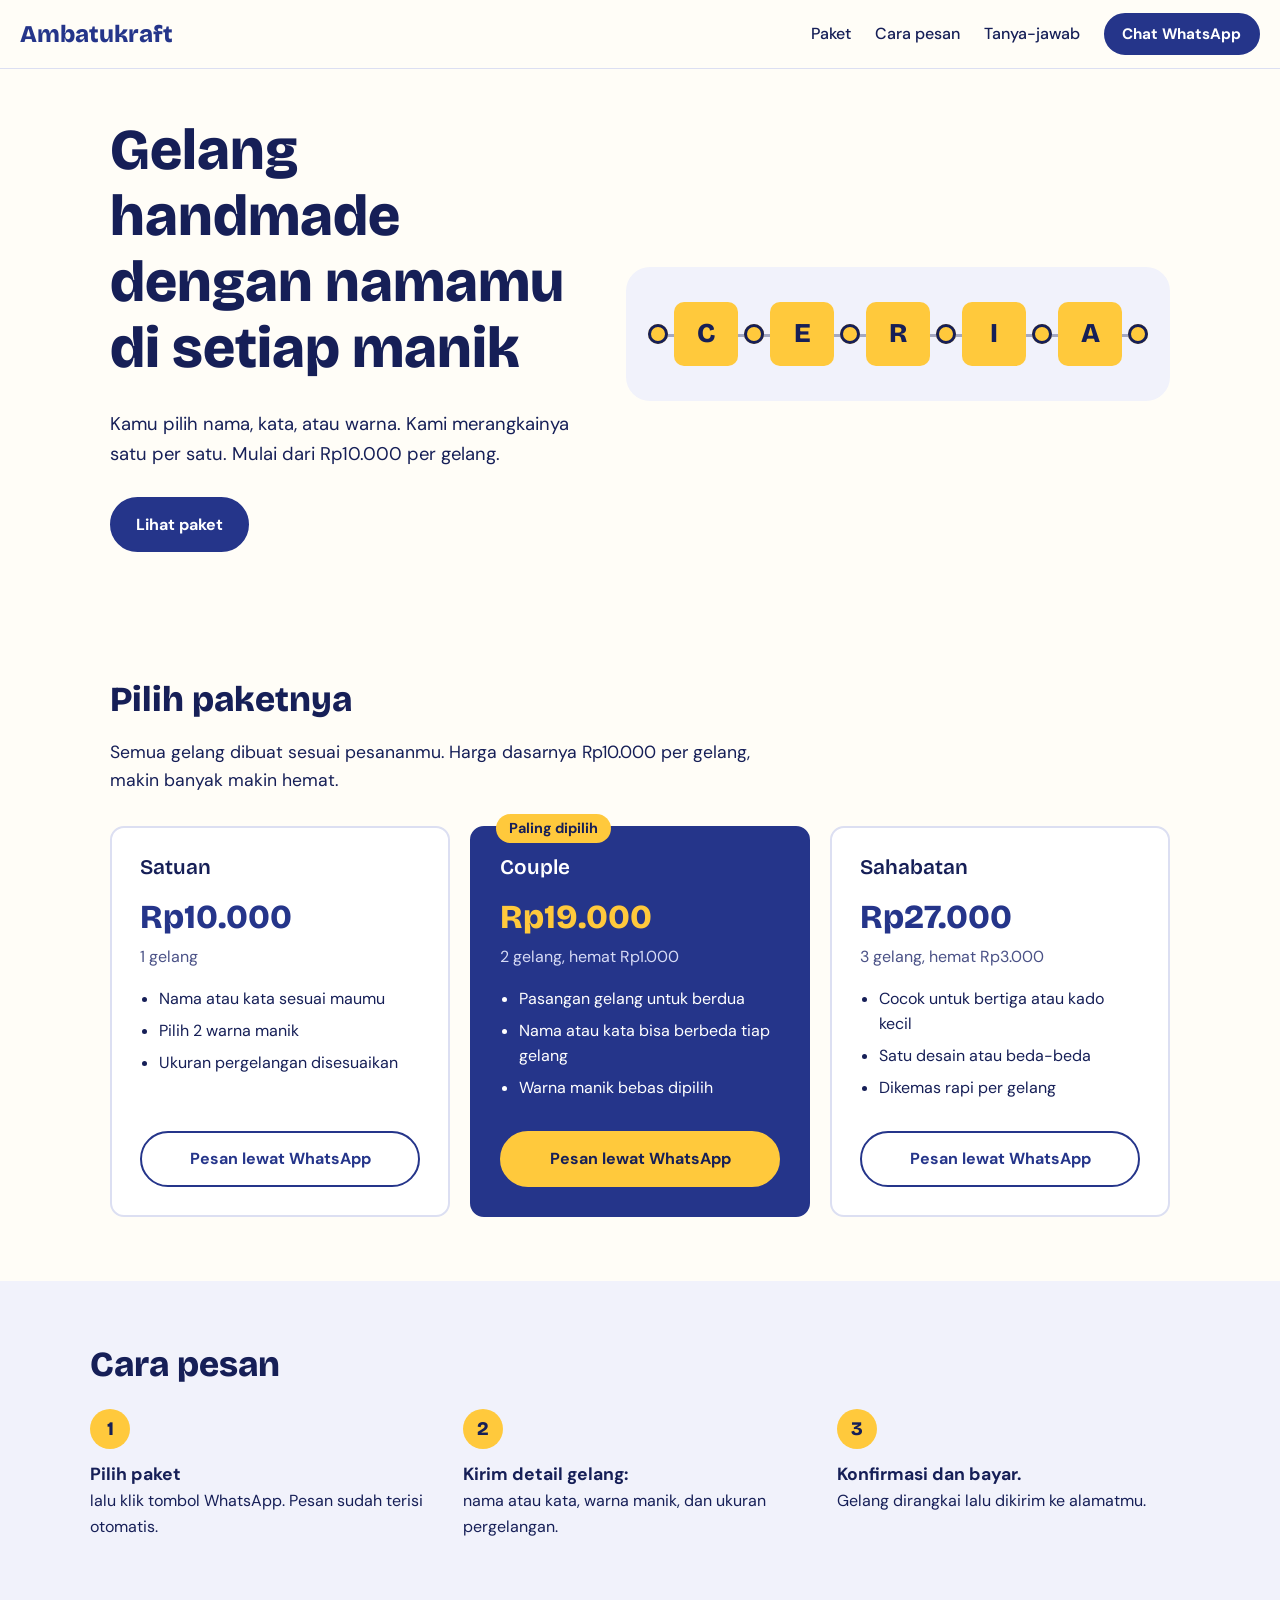
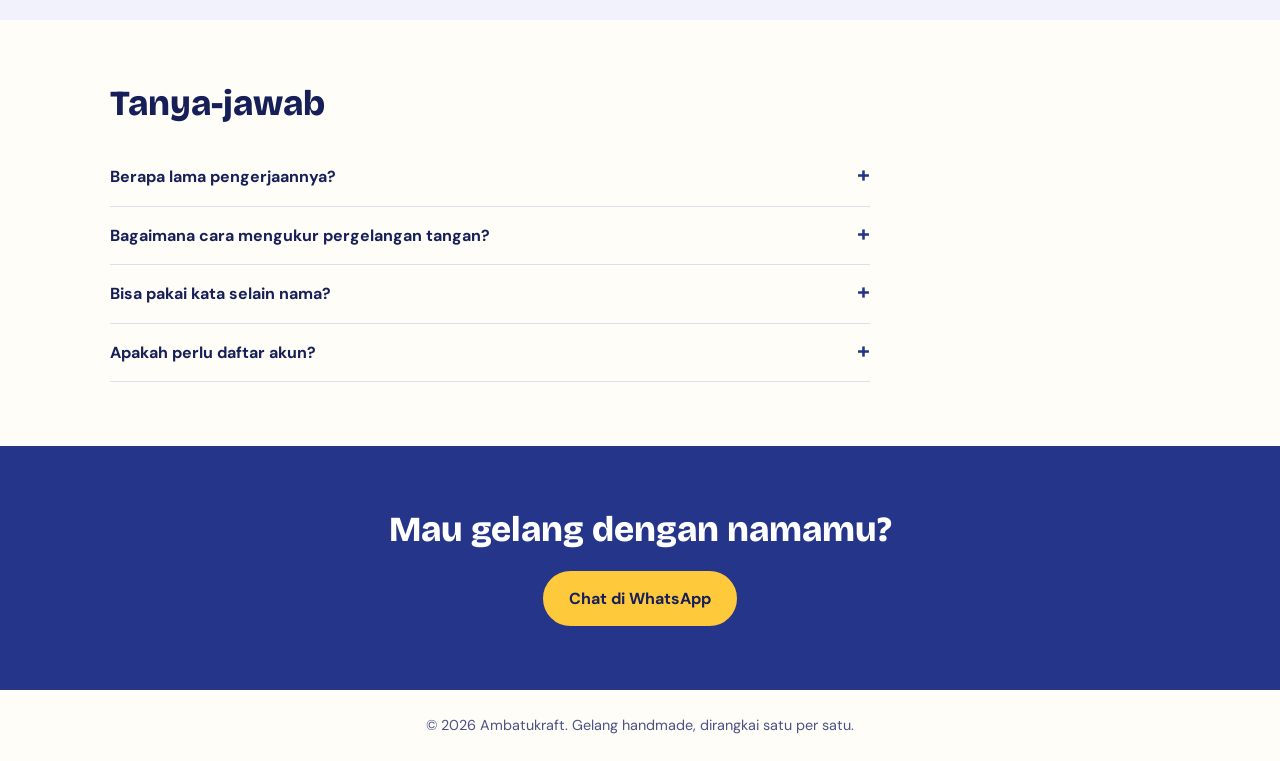
<file: index.html>
<!DOCTYPE html>
<html lang="id">
<head>
  <meta charset="UTF-8">
  <meta name="viewport" content="width=device-width, initial-scale=1">
  <title>Ambatukraft – Gelang Handmade Custom Rp10.000</title>
  <meta name="description" content="Gelang handmade custom dengan nama atau kata pilihanmu. Mulai Rp10.000 per gelang. Pesan lewat WhatsApp.">
  <link rel="preconnect" href="https://fonts.googleapis.com">
  <link rel="preconnect" href="https://fonts.gstatic.com" crossorigin>
  <link href="https://fonts.googleapis.com/css2?family=Bricolage+Grotesque:wght@600;800&family=DM+Sans:wght@400;500;700&display=swap" rel="stylesheet">
  <link rel="stylesheet" href="Gelangg.css">
</head>
<body>

<header class="site-header">
  <a class="logo" href="#beranda">Ambatukraft</a>
  <input type="checkbox" id="menu-toggle" class="menu-toggle" aria-label="Buka menu">
  <label for="menu-toggle" class="menu-button" aria-hidden="true"><span></span></label>
  <nav class="nav">
    <a href="#paket">Paket</a>
    <a href="#cara-pesan">Cara pesan</a>
    <a href="#tanya">Tanya-jawab</a>
    <a class="btn btn-small" href="https://wa.me/6281315595909?text=Halo%20Ambatukraft%2C%20saya%20mau%20tanya%20soal%20gelang" target="_blank" rel="noopener">Chat WhatsApp</a>
  </nav>
</header>

<main>
  <section class="hero" id="beranda">
    <div class="hero-text">
      <h1>Gelang handmade dengan namamu di setiap manik</h1>
      <p>Kamu pilih nama, kata, atau warna. Kami merangkainya satu per satu. Mulai dari Rp10.000 per gelang.</p>
      <a class="btn" href="#paket">Lihat paket</a>
    </div>
    <div class="strand" role="img" aria-label="Contoh gelang manik bertuliskan CERIA">
      <span class="dot"></span>
      <span class="letter">C</span><span class="dot"></span>
      <span class="letter">E</span><span class="dot"></span>
      <span class="letter">R</span><span class="dot"></span>
      <span class="letter">I</span><span class="dot"></span>
      <span class="letter">A</span><span class="dot"></span>
    </div>
  </section>

  <section class="section" id="paket">
    <h2>Pilih paketnya</h2>
    <p class="lead">Semua gelang dibuat sesuai pesananmu. Harga dasarnya Rp10.000 per gelang, makin banyak makin hemat.</p>
    <div class="cards">
      <article class="card">
        <h3>Satuan</h3>
        <p class="price">Rp10.000</p>
        <p class="note">1 gelang</p>
        <ul>
          <li>Nama atau kata sesuai maumu</li>
          <li>Pilih 2 warna manik</li>
          <li>Ukuran pergelangan disesuaikan</li>
        </ul>
        <a class="btn btn-outline" href="https://wa.me/6281315595909?text=Halo%20Ambatukraft%2C%20saya%20mau%20pesan%20Paket%20Satuan%20(1%20gelang)%20Rp10.000" target="_blank" rel="noopener">Pesan lewat WhatsApp</a>
      </article>

      <article class="card card-featured">
        <p class="badge">Paling dipilih</p>
        <h3>Couple</h3>
        <p class="price">Rp19.000</p>
        <p class="note">2 gelang, hemat Rp1.000</p>
        <ul>
          <li>Pasangan gelang untuk berdua</li>
          <li>Nama atau kata bisa berbeda tiap gelang</li>
          <li>Warna manik bebas dipilih</li>
        </ul>
        <a class="btn" href="https://wa.me/6281315595909?text=Halo%20Ambatukraft%2C%20saya%20mau%20pesan%20Paket%20Couple%20(2%20gelang)%20Rp19.000" target="_blank" rel="noopener">Pesan lewat WhatsApp</a>
      </article>

      <article class="card">
        <h3>Sahabatan</h3>
        <p class="price">Rp27.000</p>
        <p class="note">3 gelang, hemat Rp3.000</p>
        <ul>
          <li>Cocok untuk bertiga atau kado kecil</li>
          <li>Satu desain atau beda-beda</li>
          <li>Dikemas rapi per gelang</li>
        </ul>
        <a class="btn btn-outline" href="https://wa.me/6281315595909?text=Halo%20Ambatukraft%2C%20saya%20mau%20pesan%20Paket%20Sahabatan%20(3%20gelang)%20Rp27.000" target="_blank" rel="noopener">Pesan lewat WhatsApp</a>
      </article>
    </div>
  </section>

  <section class="section section-tint" id="cara-pesan">
    <h2>Cara pesan</h2>
    <ol class="steps">
      <li><strong>Pilih paket</strong> lalu klik tombol WhatsApp. Pesan sudah terisi otomatis.</li>
      <li><strong>Kirim detail gelang:</strong> nama atau kata, warna manik, dan ukuran pergelangan.</li>
      <li><strong>Konfirmasi dan bayar.</strong> Gelang dirangkai lalu dikirim ke alamatmu.</li>
    </ol>
  </section>

  <section class="section" id="tanya">
    <h2>Tanya-jawab</h2>
    <div class="faq">
      <details>
        <summary>Berapa lama pengerjaannya?</summary>
        <p>Biasanya 1 hingga 2 hari kerja setelah detail pesanan dikonfirmasi. Untuk jumlah banyak, kami kabari lewat WhatsApp.</p>
      </details>
      <details>
        <summary>Bagaimana cara mengukur pergelangan tangan?</summary>
        <p>Lingkarkan tali atau kertas di pergelangan, tandai pertemuannya, lalu ukur panjangnya dengan penggaris dalam cm.</p>
      </details>
      <details>
        <summary>Bisa pakai kata selain nama?</summary>
        <p>Bisa. Singkatan, tanggal, atau kata singkat boleh, selama muat di gelang. Kami bantu atur jumlah manik.</p>
      </details>
      <details>
        <summary>Apakah perlu daftar akun?</summary>
        <p>Tidak. Semua pesanan lewat WhatsApp, tanpa login.</p>
      </details>
    </div>
  </section>

  <section class="cta">
    <h2>Mau gelang dengan namamu?</h2>
    <a class="btn btn-yellow" href="https://wa.me/6281315595909?text=Halo%20Ambatukraft%2C%20saya%20mau%20pesan%20gelang%20custom" target="_blank" rel="noopener">Chat di WhatsApp</a>
  </section>
</main>

<footer class="site-footer">
  <p>© 2026 Ambatukraft. Gelang handmade, dirangkai satu per satu.</p>
</footer>

</body>
</html>
</file>
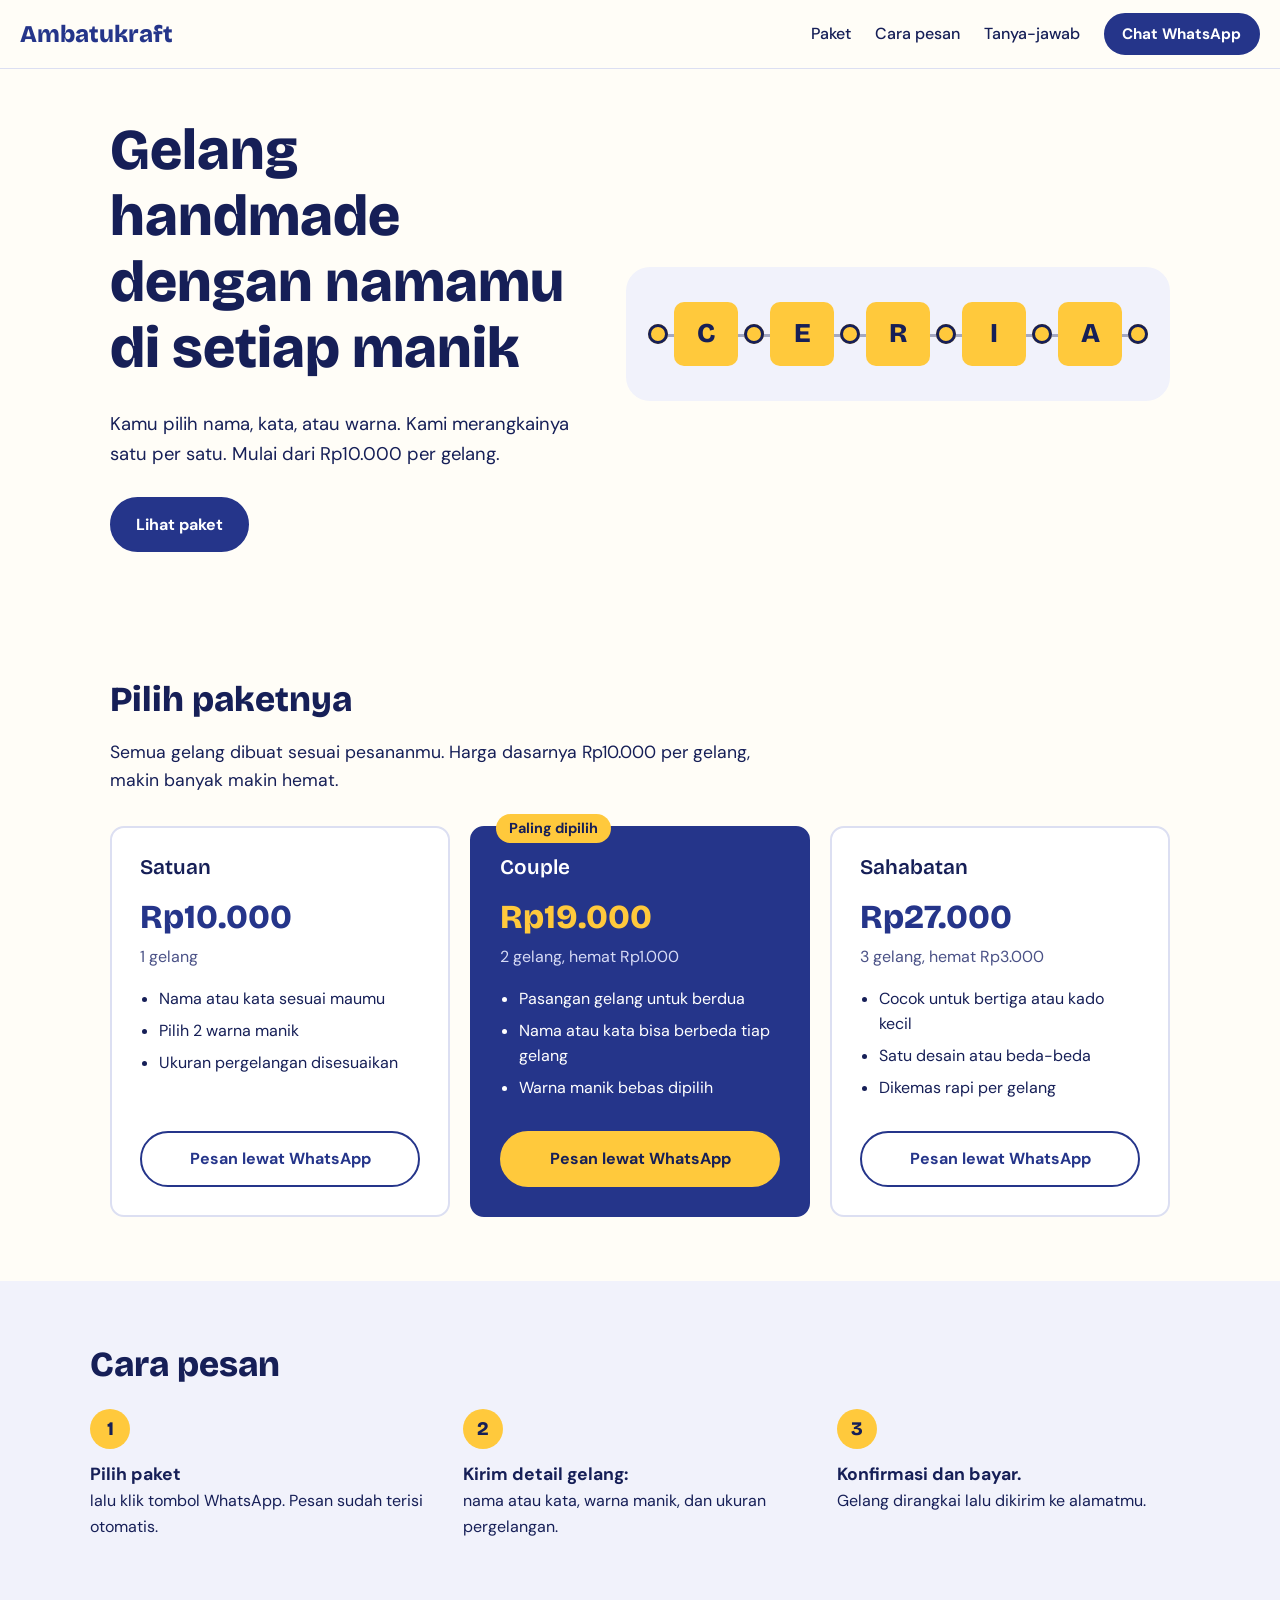
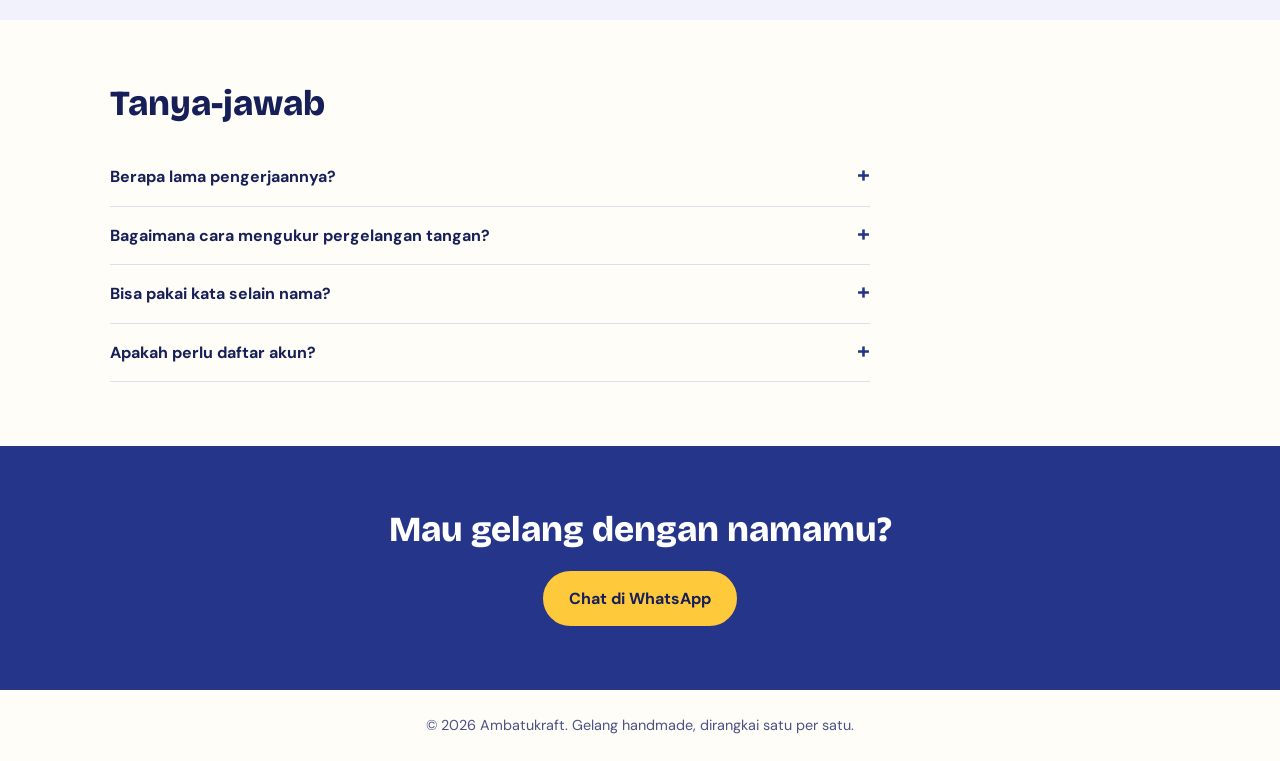
<file: Gelang.html>
<!DOCTYPE html>
<html lang="id">
<head>
  <meta charset="UTF-8">
  <meta name="viewport" content="width=device-width, initial-scale=1">
  <title>Ambatukraft – Gelang Handmade Custom Rp10.000</title>
  <meta name="description" content="Gelang handmade custom dengan nama atau kata pilihanmu. Mulai Rp10.000 per gelang. Pesan lewat WhatsApp.">
  <link rel="preconnect" href="https://fonts.googleapis.com">
  <link rel="preconnect" href="https://fonts.gstatic.com" crossorigin>
  <link href="https://fonts.googleapis.com/css2?family=Bricolage+Grotesque:wght@600;800&family=DM+Sans:wght@400;500;700&display=swap" rel="stylesheet">
  <link rel="stylesheet" href="Gelangg.css">
</head>
<body>

<header class="site-header">
  <a class="logo" href="#beranda">Ambatukraft</a>
  <input type="checkbox" id="menu-toggle" class="menu-toggle" aria-label="Buka menu">
  <label for="menu-toggle" class="menu-button" aria-hidden="true"><span></span></label>
  <nav class="nav">
    <a href="#paket">Paket</a>
    <a href="#cara-pesan">Cara pesan</a>
    <a href="#tanya">Tanya-jawab</a>
    <a class="btn btn-small" href="https://wa.me/6281315595909?text=Halo%20Ambatukraft%2C%20saya%20mau%20tanya%20soal%20gelang" target="_blank" rel="noopener">Chat WhatsApp</a>
  </nav>
</header>

<main>
  <section class="hero" id="beranda">
    <div class="hero-text">
      <h1>Gelang handmade dengan namamu di setiap manik</h1>
      <p>Kamu pilih nama, kata, atau warna. Kami merangkainya satu per satu. Mulai dari Rp10.000 per gelang.</p>
      <a class="btn" href="#paket">Lihat paket</a>
    </div>
    <div class="strand" role="img" aria-label="Contoh gelang manik bertuliskan CERIA">
      <span class="dot"></span>
      <span class="letter">C</span><span class="dot"></span>
      <span class="letter">E</span><span class="dot"></span>
      <span class="letter">R</span><span class="dot"></span>
      <span class="letter">I</span><span class="dot"></span>
      <span class="letter">A</span><span class="dot"></span>
    </div>
  </section>

  <section class="section" id="paket">
    <h2>Pilih paketnya</h2>
    <p class="lead">Semua gelang dibuat sesuai pesananmu. Harga dasarnya Rp10.000 per gelang, makin banyak makin hemat.</p>
    <div class="cards">
      <article class="card">
        <h3>Satuan</h3>
        <p class="price">Rp10.000</p>
        <p class="note">1 gelang</p>
        <ul>
          <li>Nama atau kata sesuai maumu</li>
          <li>Pilih 2 warna manik</li>
          <li>Ukuran pergelangan disesuaikan</li>
        </ul>
        <a class="btn btn-outline" href="https://wa.me/6281315595909?text=Halo%20Ambatukraft%2C%20saya%20mau%20pesan%20Paket%20Satuan%20(1%20gelang)%20Rp10.000" target="_blank" rel="noopener">Pesan lewat WhatsApp</a>
      </article>

      <article class="card card-featured">
        <p class="badge">Paling dipilih</p>
        <h3>Couple</h3>
        <p class="price">Rp19.000</p>
        <p class="note">2 gelang, hemat Rp1.000</p>
        <ul>
          <li>Pasangan gelang untuk berdua</li>
          <li>Nama atau kata bisa berbeda tiap gelang</li>
          <li>Warna manik bebas dipilih</li>
        </ul>
        <a class="btn" href="https://wa.me/6281315595909?text=Halo%20Ambatukraft%2C%20saya%20mau%20pesan%20Paket%20Couple%20(2%20gelang)%20Rp19.000" target="_blank" rel="noopener">Pesan lewat WhatsApp</a>
      </article>

      <article class="card">
        <h3>Sahabatan</h3>
        <p class="price">Rp27.000</p>
        <p class="note">3 gelang, hemat Rp3.000</p>
        <ul>
          <li>Cocok untuk bertiga atau kado kecil</li>
          <li>Satu desain atau beda-beda</li>
          <li>Dikemas rapi per gelang</li>
        </ul>
        <a class="btn btn-outline" href="https://wa.me/6281315595909?text=Halo%20Ambatukraft%2C%20saya%20mau%20pesan%20Paket%20Sahabatan%20(3%20gelang)%20Rp27.000" target="_blank" rel="noopener">Pesan lewat WhatsApp</a>
      </article>
    </div>
  </section>

  <section class="section section-tint" id="cara-pesan">
    <h2>Cara pesan</h2>
    <ol class="steps">
      <li><strong>Pilih paket</strong> lalu klik tombol WhatsApp. Pesan sudah terisi otomatis.</li>
      <li><strong>Kirim detail gelang:</strong> nama atau kata, warna manik, dan ukuran pergelangan.</li>
      <li><strong>Konfirmasi dan bayar.</strong> Gelang dirangkai lalu dikirim ke alamatmu.</li>
    </ol>
  </section>

  <section class="section" id="tanya">
    <h2>Tanya-jawab</h2>
    <div class="faq">
      <details>
        <summary>Berapa lama pengerjaannya?</summary>
        <p>Biasanya 1 hingga 2 hari kerja setelah detail pesanan dikonfirmasi. Untuk jumlah banyak, kami kabari lewat WhatsApp.</p>
      </details>
      <details>
        <summary>Bagaimana cara mengukur pergelangan tangan?</summary>
        <p>Lingkarkan tali atau kertas di pergelangan, tandai pertemuannya, lalu ukur panjangnya dengan penggaris dalam cm.</p>
      </details>
      <details>
        <summary>Bisa pakai kata selain nama?</summary>
        <p>Bisa. Singkatan, tanggal, atau kata singkat boleh, selama muat di gelang. Kami bantu atur jumlah manik.</p>
      </details>
      <details>
        <summary>Apakah perlu daftar akun?</summary>
        <p>Tidak. Semua pesanan lewat WhatsApp, tanpa login.</p>
      </details>
    </div>
  </section>

  <section class="cta">
    <h2>Mau gelang dengan namamu?</h2>
    <a class="btn btn-yellow" href="https://wa.me/6281315595909?text=Halo%20Ambatukraft%2C%20saya%20mau%20pesan%20gelang%20custom" target="_blank" rel="noopener">Chat di WhatsApp</a>
  </section>
</main>

<footer class="site-footer">
  <p>© 2026 Ambatukraft. Gelang handmade, dirangkai satu per satu.</p>
</footer>

</body>
</html>
</file>
<file: Gelangg.css>
:root {
  --blue: #25358a;
  --blue-dark: #161f57;
  --yellow: #ffc93c;
  --paper: #fffdf7;
  --tint: #f1f2fb;
  --line: #dcdff2;
  --radius: 14px;
  --font-head: "Bricolage Grotesque", "Segoe UI", system-ui, sans-serif;
  --font-body: "DM Sans", "Segoe UI", system-ui, sans-serif;
}

*, *::before, *::after { box-sizing: border-box; }
html { scroll-behavior: smooth; scroll-padding-top: 72px; }
body {
  margin: 0;
  font-family: var(--font-body);
  font-size: 1rem;
  line-height: 1.6;
  color: var(--blue-dark);
  background: var(--paper);
}
h1, h2, h3 { font-family: var(--font-head); line-height: 1.15; margin: 0 0 .5em; }
h1 { font-size: clamp(2.1rem, 6vw, 3.6rem); font-weight: 800; }
h2 { font-size: clamp(1.6rem, 4vw, 2.2rem); font-weight: 800; }
h3 { font-size: 1.3rem; font-weight: 600; }
p { margin: 0 0 1em; }
a { color: inherit; }
:focus-visible { outline: 3px solid var(--yellow); outline-offset: 3px; }

.btn {
  display: inline-block;
  padding: .8em 1.5em;
  border: 2px solid var(--blue);
  border-radius: 999px;
  background: var(--blue);
  color: #fff;
  font-weight: 700;
  text-decoration: none;
  text-align: center;
  transition: background .2s, color .2s;
}
.btn:hover { background: var(--blue-dark); border-color: var(--blue-dark); }
.btn-outline { background: transparent; color: var(--blue); }
.btn-outline:hover { background: var(--blue); color: #fff; }
.btn-small { padding: .45em 1.1em; font-size: .95rem; }
.btn-yellow { background: var(--yellow); border-color: var(--yellow); color: var(--blue-dark); }
.btn-yellow:hover { background: #fff; border-color: #fff; }

/* Header */
.site-header {
  position: sticky; top: 0; z-index: 10;
  display: flex; align-items: center; justify-content: space-between;
  padding: .8rem 1.25rem;
  background: var(--paper);
  border-bottom: 1px solid var(--line);
}
.logo { font-family: var(--font-head); font-weight: 800; font-size: 1.5rem; text-decoration: none; color: var(--blue); }
.nav { display: flex; align-items: center; gap: 1.5rem; }
.nav a:not(.btn) { text-decoration: none; font-weight: 500; }
.nav a:not(.btn):hover { color: var(--blue); text-decoration: underline; text-underline-offset: 4px; }
.menu-toggle { position: absolute; opacity: 0; pointer-events: none; }
.menu-button { display: none; width: 44px; height: 44px; cursor: pointer; position: relative; }
.menu-button span, .menu-button span::before, .menu-button span::after {
  content: ""; position: absolute; left: 10px; width: 24px; height: 3px;
  background: var(--blue); border-radius: 2px; transition: transform .2s, opacity .2s;
}
.menu-button span { top: 20px; }
.menu-button span::before { left: 0; top: -8px; }
.menu-button span::after { left: 0; top: 8px; }
.menu-toggle:focus-visible + .menu-button { outline: 3px solid var(--yellow); }
.menu-toggle:checked + .menu-button span { background: transparent; }
.menu-toggle:checked + .menu-button span::before { transform: translateY(8px) rotate(45deg); }
.menu-toggle:checked + .menu-button span::after { transform: translateY(-8px) rotate(-45deg); }


.hero {
  max-width: 1100px; margin: 0 auto;
  padding: 3rem 1.25rem 4rem;
  display: grid; gap: 2.5rem; align-items: center;
  grid-template-columns: 1.1fr 1fr;
}
.hero-text p { font-size: 1.15rem; max-width: 34em; margin-bottom: 1.5em; }


.strand {
  position: relative;
  display: flex; align-items: center; justify-content: center;
  flex-wrap: nowrap; gap: 0;
  padding: 2.2rem 1rem;
  background: var(--tint);
  border-radius: 24px;
}
.strand::before {
  content: ""; position: absolute; left: 6%; right: 6%; top: 50%;
  height: 3px; background: var(--blue-dark); opacity: .35;
}
.letter, .dot { position: relative; flex: none; }
.letter {
  width: clamp(38px, 8.5vw, 64px); aspect-ratio: 1;
  display: grid; place-items: center;
  font-family: var(--font-head); font-weight: 800; font-size: clamp(1.1rem, 3vw, 1.7rem);
  border-radius: 10px;
  background: var(--blue); color: #fff;
}
.letter:nth-of-type(even) { background: var(--yellow); color: var(--blue-dark); }
.dot { width: clamp(12px, 2.6vw, 20px); aspect-ratio: 1; border-radius: 50%; background: var(--blue-dark); margin: 0 clamp(2px, .6vw, 6px); }
.dot:nth-of-type(odd) { background: var(--yellow); box-shadow: inset 0 0 0 3px var(--blue-dark); }

.section { max-width: 1100px; margin: 0 auto; padding: 4rem 1.25rem; }
.section-tint { max-width: none; background: var(--tint); }
.section-tint > * { max-width: 1100px; margin-left: auto; margin-right: auto; }
.lead { max-width: 38em; font-size: 1.1rem; margin-bottom: 2rem; }

.cards { display: grid; gap: 1.25rem; grid-template-columns: repeat(3, 1fr); align-items: stretch; }
.card {
  position: relative;
  display: flex; flex-direction: column;
  padding: 1.75rem;
  background: #fff;
  border: 2px solid var(--line);
  border-radius: var(--radius);
}
.card ul { margin: 0 0 1.5rem; padding-left: 1.2rem; flex: 1; }
.card li { margin-bottom: .4rem; }
.card .btn { width: 100%; }
.price { font-family: var(--font-head); font-size: 2.1rem; font-weight: 800; color: var(--blue); margin: 0; }
.note { color: #4b5287; margin-bottom: 1rem; }
.card-featured { border-color: var(--blue); background: var(--blue); color: #fff; }
.card-featured .price { color: var(--yellow); }
.card-featured .note { color: #d6daf5; }
.card-featured .btn { background: var(--yellow); border-color: var(--yellow); color: var(--blue-dark); }
.card-featured .btn:hover { background: #fff; border-color: #fff; }
.badge {
  position: absolute; top: -14px; left: 1.5rem; margin: 0;
  padding: .2em .9em; border-radius: 999px;
  background: var(--yellow); color: var(--blue-dark);
  font-weight: 700; font-size: .9rem;
}

.steps { list-style: none; counter-reset: langkah; display: grid; gap: 1.25rem; grid-template-columns: repeat(3, 1fr); padding: 0; margin-top: 1.5rem; }
.steps li { counter-increment: langkah; padding-top: 3.2rem; position: relative; }
.steps li::before {
  content: counter(langkah);
  position: absolute; top: 0; left: 0;
  width: 2.5rem; height: 2.5rem; border-radius: 50%;
  display: grid; place-items: center;
  background: var(--yellow); color: var(--blue-dark);
  font-family: var(--font-head); font-weight: 800; font-size: 1.2rem;
}
.steps strong { display: block; font-size: 1.1rem; }

.faq { max-width: 760px; margin-top: 1.5rem; }
.faq details { border-bottom: 1px solid var(--line); padding: 1rem 0; }
.faq summary { cursor: pointer; font-weight: 700; list-style: none; display: flex; justify-content: space-between; gap: 1rem; }
.faq summary::-webkit-details-marker { display: none; }
.faq summary::after { content: "+"; font-size: 1.4rem; line-height: 1; color: var(--blue); }
.faq details[open] summary::after { content: "–"; }
.faq details p { margin: .6rem 0 0; }

.cta { background: var(--blue); color: #fff; text-align: center; padding: 4rem 1.25rem; }
.cta h2 { margin-bottom: 1.25rem; }
.site-footer { text-align: center; padding: 1.5rem 1.25rem; font-size: .9rem; color: #4b5287; }
.site-footer p { margin: 0; }

@media (max-width: 900px) {
  .hero { grid-template-columns: 1fr; padding-top: 2rem; }
  .cards { grid-template-columns: 1fr; max-width: 480px; margin: 0 auto; }
  .card-featured { margin: .75rem 0; }
  .steps { grid-template-columns: 1fr; }
}

@media (max-width: 720px) {
  .menu-button { display: block; }
  .nav {
    position: absolute; top: 100%; left: 0; right: 0;
    flex-direction: column; align-items: stretch; gap: 0;
    padding: .5rem 1.25rem 1.25rem;
    background: var(--paper); border-bottom: 1px solid var(--line);
    display: none;
  }
  .nav a:not(.btn) { padding: .8rem 0; border-bottom: 1px solid var(--line); }
  .nav .btn { margin-top: 1rem; }
  .menu-toggle:checked ~ .nav { display: flex; }
  .section { padding: 3rem 1.25rem; }
}

@media (prefers-reduced-motion: reduce) {
  html { scroll-behavior: auto; }
  * { transition: none !important; }
}
</file>
